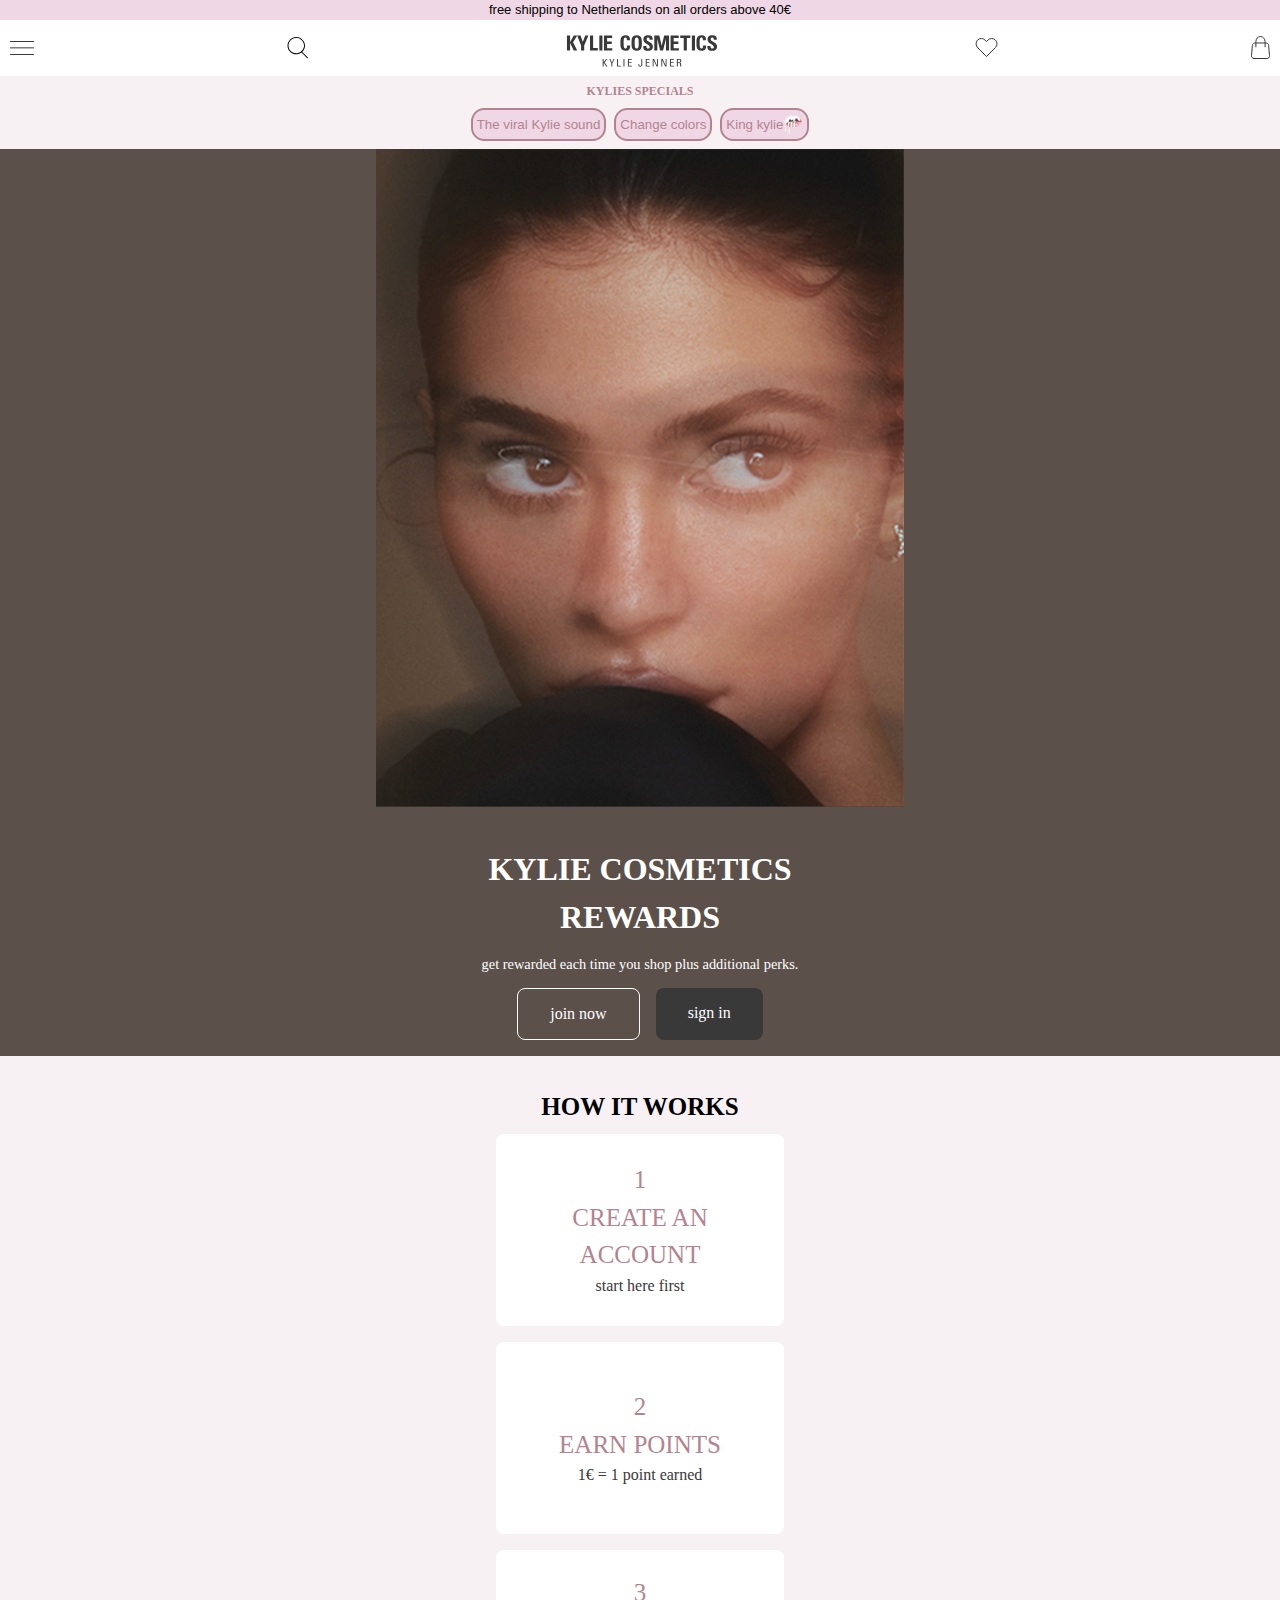
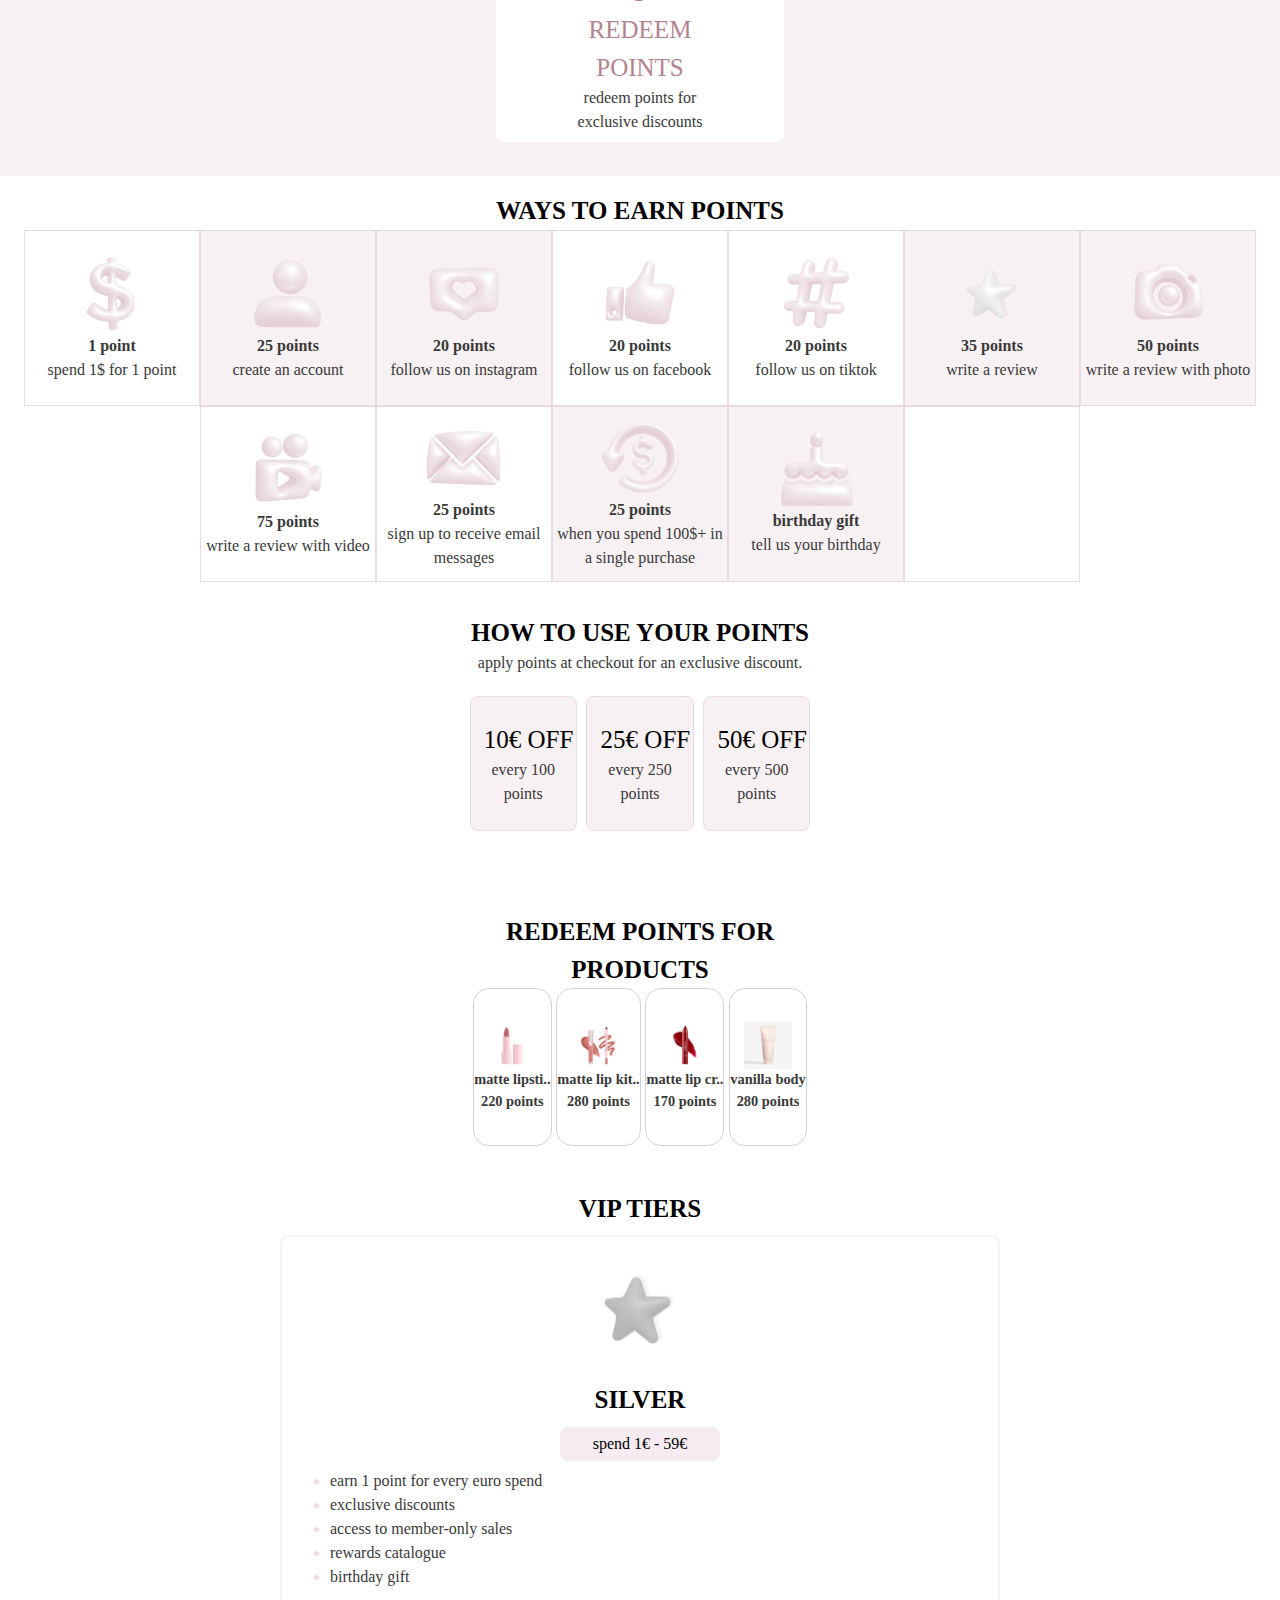
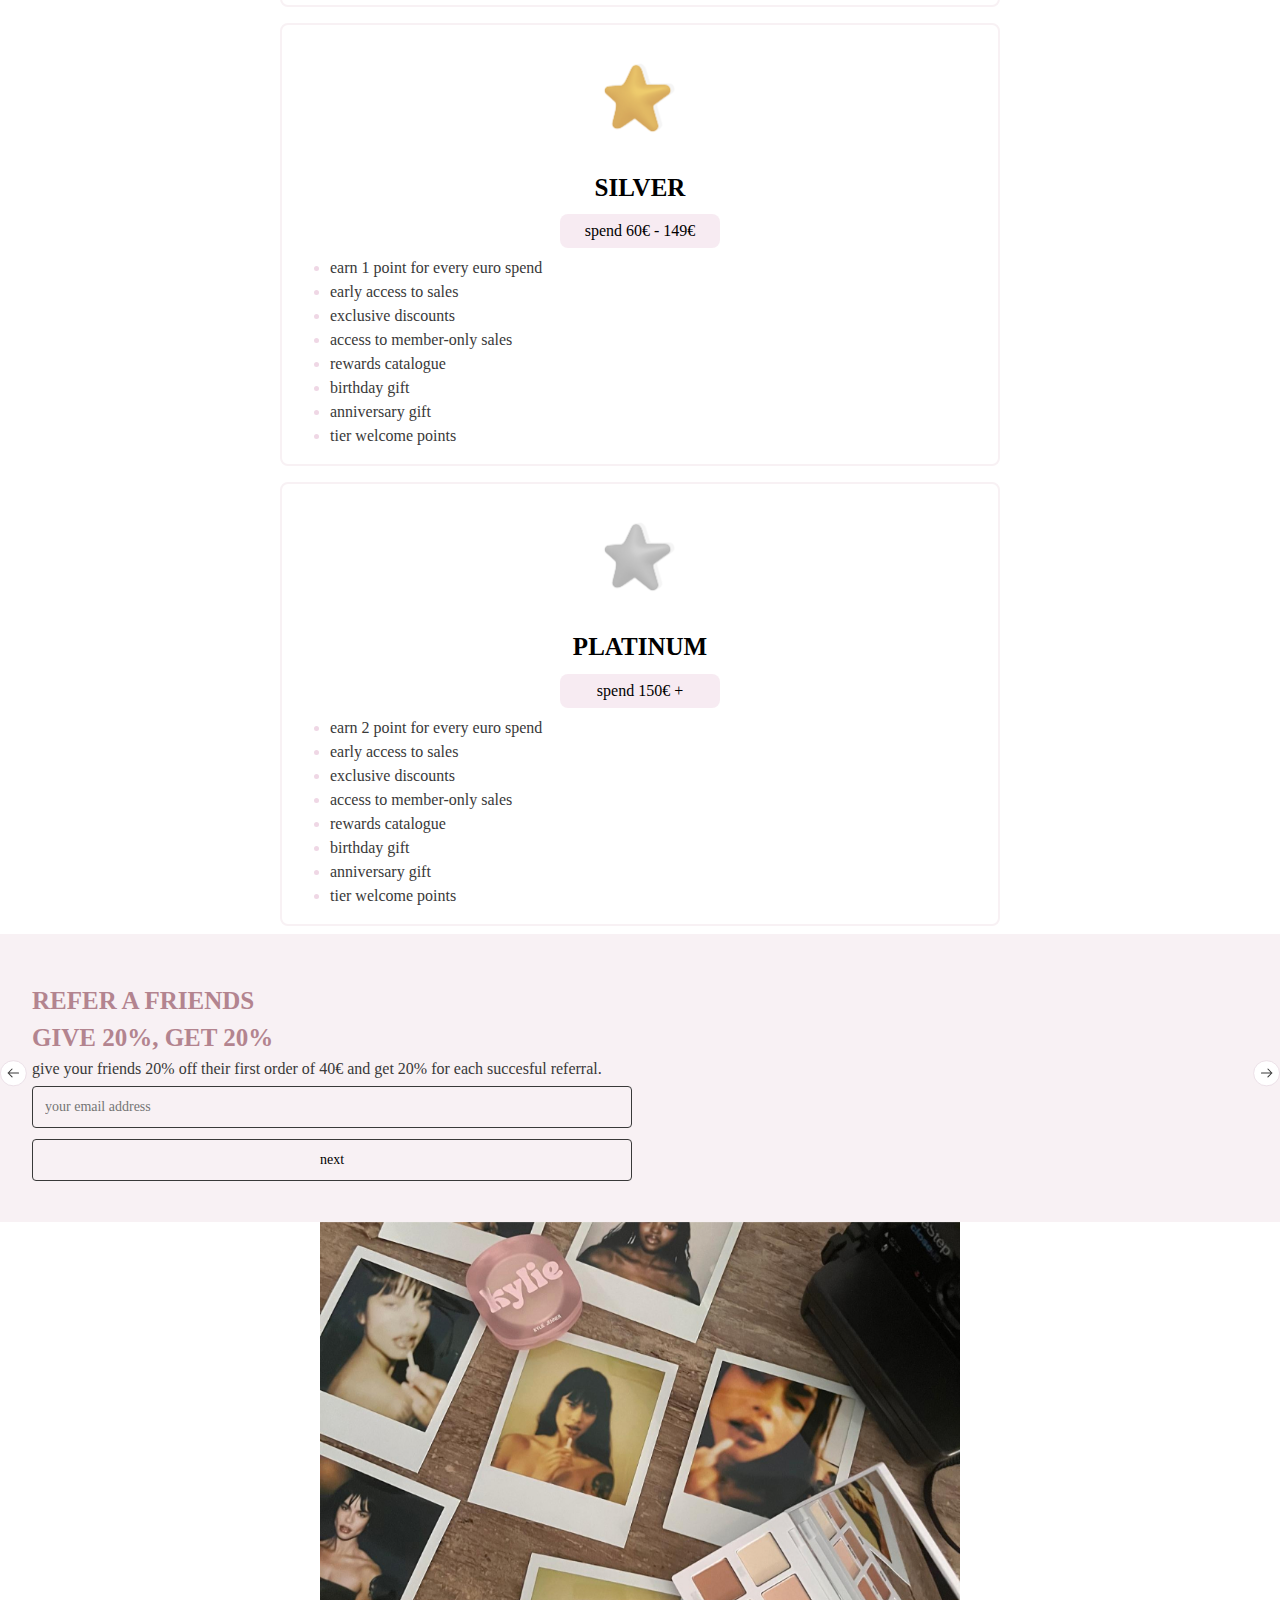
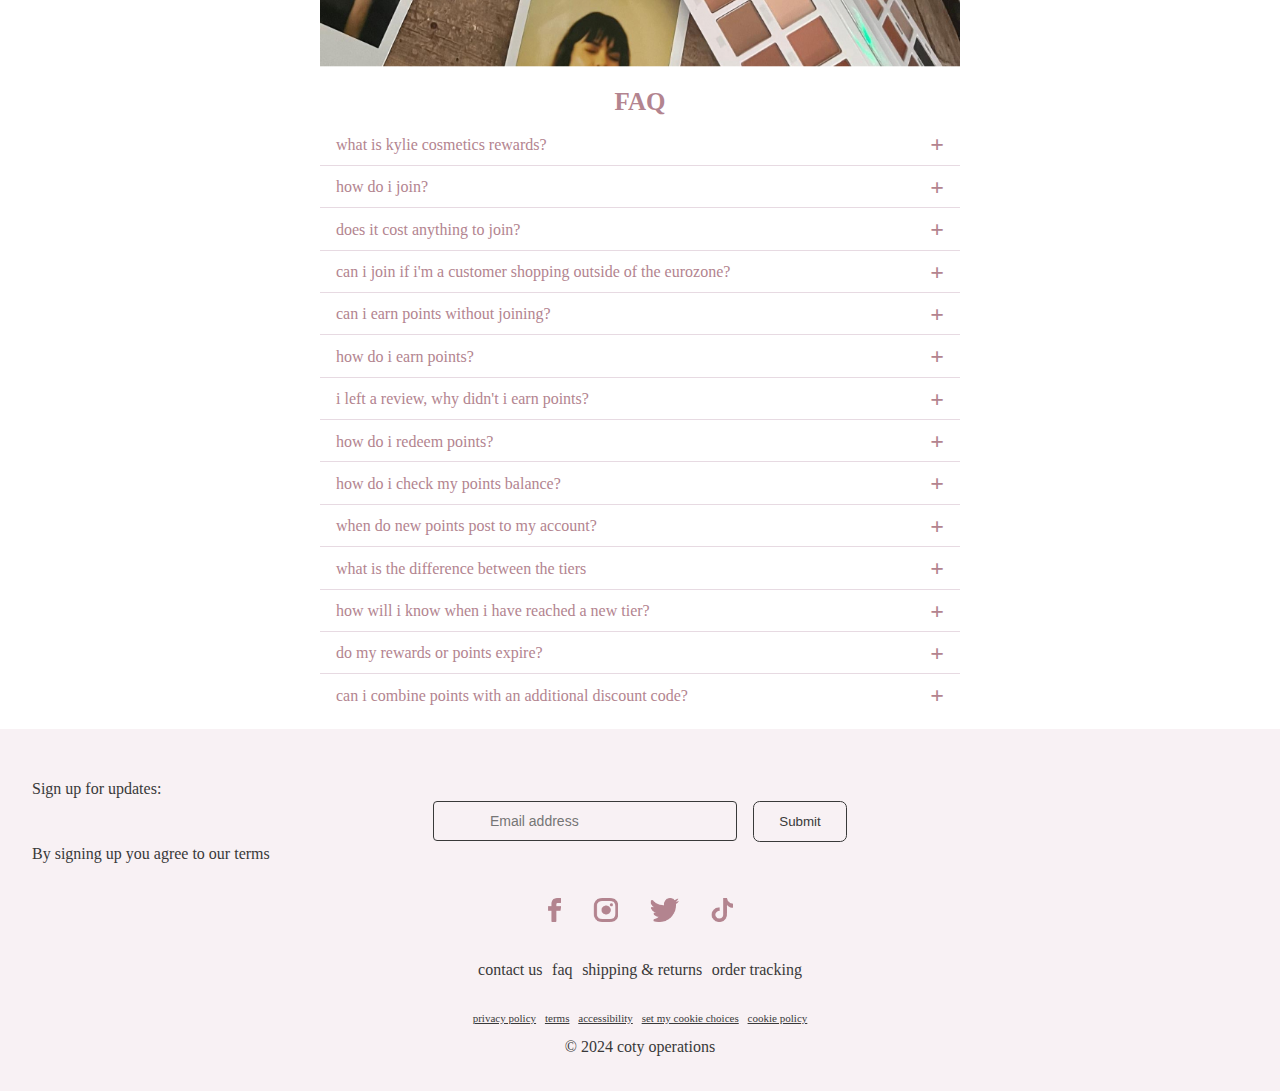
<file: reward.html>
<!DOCTYPE html>
<html lang="en">

<head>
    <meta charset="UTF-8">
    <meta name="author" content="Kim van Zuilen">
    <meta name="viewport" content="width=device-width, initial-scale=1">

    <title>Reward Kylie Cosmetics</title>

    <link href="styles/style.css" rel="stylesheet">
    <!-- favicon-->
    <link rel="shortcut icon"
        href="//kyliejennercosmetics.eu/cdn/shop/files/Favicon_V2_200px_256x256_crop_center_572ef5d0-5dd0-464c-ad06-012d601f7cf7.webp?crop=center&height=32&v=1677055738&width=32"
        type="image/png">
</head>

<body>
    <!-- Header-->
    <header>
        <!-- melding boven aan website-->
        <span>
            free shipping to Netherlands on all orders above 40€
        </span>

        <!-- nav-->
        <nav>
            <ol>
                <li class="hamburger-menu"><img src="images/menu-icons/hamburger.svg" alt="hamburger menu"></li>
                <!-- Hamburger menu -->
                <li><img src="images/menu-icons/search.svg" alt="zoek icon"></li> <!--zoek icon-->
                <li>
                    <!-- kylie logo svg-->
                    <a href="#" title="Kylie Cosmetics home page">
                        <svg xmlns="http://www.w3.org/2000/svg" fill="none" viewBox="0 0 194 51">
                            <path fill="currentColor"
                                d="M50.427 35.174v4.015l3.23-4.015h1.316l-3.336 4.13 3.524 5.02h-1.496l-3.247-4.775v4.775H49.25v-9.15h1.178ZM58.718 35.174l1.8 4.424 1.84-4.424h1.193l-2.51 5.479v3.671h-1.153V40.62l-2.47-5.454h1.308l-.008.008ZM67.893 35.174v8.136h3.344v1.014h-4.513v-9.15h1.169ZM75.71 35.174v9.15h-1.177v-9.15h1.178ZM84.657 35.174v1.014h-3.55v2.944h3.296v1.006h-3.295v3.18h3.639v1.014h-4.808v-9.15h4.718v-.008ZM97.332 35.174v6.812c0 1.61-.81 2.518-2.47 2.518-1.512 0-2.346-.826-2.346-2.6 0-.188 0-.303.008-.442h1.218c-.008.09-.008.213-.008.352 0 .769.074 1.7 1.145 1.7.875 0 1.292-.645 1.292-1.733v-6.607h1.17-.009ZM106.253 35.174v1.014h-3.548v2.944H106v1.006h-3.295v3.18h3.638v1.014h-4.808v-9.15h4.718v-.008ZM111.609 35.174l3.598 7.834v-7.834h1.039v9.15h-1.586l-3.639-7.932v7.932h-1.055v-9.15h1.643ZM122.101 35.174l3.598 7.834v-7.834h1.038v9.15h-1.586l-3.639-7.932v7.932h-1.055v-9.15h1.644ZM135.61 35.174v1.014h-3.549v2.944h3.295v1.006h-3.295v3.18h3.639v1.014h-4.808v-9.15h4.718v-.008ZM142.479 35.174c1.194 0 2.142.785 2.142 2.273 0 1.129-.605 1.914-1.676 2.118.989.164 1.472.622 1.496 2.355.017.85.115 1.62.303 2.404h-1.219a3.2 3.2 0 0 1-.212-1.038c-.025-.597-.09-1.48-.098-1.71-.09-1.332-.687-1.455-1.791-1.455h-.99v4.211h-1.177v-9.15h3.222v-.008Zm-2.045 1.014v2.944h1.423c1.088 0 1.57-.556 1.57-1.538 0-.981-.482-1.406-1.316-1.406h-1.677ZM14.275 6.807h4.17l-5.078 8.144 5.078 10.01h-4.277l-4.35-9.307h-.05v9.306H5.976V6.807h3.794v7.768h.049l4.457-7.768Zm8.823 18.153h3.794v-6.288L31.97 6.807h-3.876l-2.895 7.67-2.706-7.67h-4.146l4.75 11.865v6.288Zm20.304 0v-3.017H37.72V6.807h-3.794V24.96h9.477Zm1.832 0h3.794V6.807h-3.794V24.96Zm15.733 0v-2.788h-6.313v-5.307h5.634v-2.789h-5.634v-4.48h6.109v-2.79h-9.911V24.96H60.967Zm54.616 0V10.952h.049l3.32 14h3.623l3.492-14h.049v14h3.696V6.807h-5.904l-3.018 12.34h-.049l-2.837-12.34h-6.109V24.96h3.697-.009Zm26.168 0v-2.788h-6.313v-5.307h5.634v-2.789h-5.634v-4.48h6.108v-2.79h-9.902V24.96h10.107Zm1.643-18.153v3.017h4.228V24.96h3.794V9.824h4.228V6.807h-12.25Zm17.868 18.153V6.807h-3.794V24.96h3.794Zm-84.112.295c3.54 0 5.479-1.562 5.479-6.411h-3.745c-.05 1.43.024 3.696-1.734 3.696-2.134 0-2.412-2.012-2.412-6.665 0-4.653.278-6.664 2.412-6.664 1.128 0 1.562.907 1.562 3.32h3.72c.148-3.893-1.406-6.035-5.282-6.035-6.264 0-6.264 4.571-6.264 9.38 0 4.807 0 9.379 6.264 9.379Zm13.435 0c6.256 0 6.256-4.629 6.256-9.38 0-4.75 0-9.38-6.256-9.38-6.255 0-6.263 4.572-6.263 9.38 0 4.808 0 9.38 6.263 9.38Zm0-2.715c-2.134 0-2.412-2.012-2.412-6.665 0-4.653.278-6.664 2.412-6.664 2.135 0 2.413 2.011 2.413 6.664s-.278 6.665-2.413 6.665Zm19.65-2.535c0-5.708-7.645-5.405-7.645-8.848 0-1.26.727-1.938 1.962-1.938 1.529 0 1.758 1.382 1.758 2.74h3.696c.254-3.795-1.586-5.455-5.282-5.455-4.628 0-5.986 2.265-5.986 5.103 0 5.405 7.646 5.61 7.646 8.872 0 1.235-.63 2.06-1.914 2.06-2.085 0-2.158-1.455-2.158-3.197h-3.795c-.204 3.14.679 5.913 5.381 5.913 2.887 0 6.337-.556 6.337-5.25Zm59.122 5.25c3.541 0 5.479-1.562 5.479-6.411h-3.745c-.049 1.43.025 3.696-1.734 3.696-2.134 0-2.412-2.012-2.412-6.665 0-4.653.278-6.664 2.412-6.664 1.129 0 1.562.907 1.562 3.32h3.721c.147-3.893-1.407-6.035-5.283-6.035-6.263 0-6.263 4.571-6.263 9.38 0 4.807 0 9.379 6.263 9.379Zm18.669-5.25c0-5.708-7.646-5.405-7.646-8.848 0-1.26.728-1.938 1.963-1.938 1.529 0 1.758 1.382 1.758 2.74h3.696c.254-3.795-1.586-5.455-5.282-5.455-4.629 0-5.986 2.265-5.986 5.103 0 5.405 7.646 5.61 7.646 8.872 0 1.235-.63 2.06-1.914 2.06-2.085 0-2.159-1.455-2.159-3.197h-3.794c-.204 3.14.679 5.913 5.381 5.913 2.886 0 6.337-.556 6.337-5.25Z">
                            </path>
                        </svg>
                    </a>
                </li>

                <li><img src="images/menu-icons/heart.svg" alt="heart icon"></li> <!--heart icon-->
                <li><img src="images/menu-icons/bag.svg" alt="shop icon"></li> <!--shop icon-->
            </ol>
        </nav>


        <!-- Verborgen Hamburger Menu -->
        <div class="hidden-menu">
            <ul>
                <li>
                    <button class="close-menu">
                        <img src="images/menu-icons/cross.svg" alt="Close button">
                    </button>
                </li>
            </ul>
            <ul>
                <li><a href="index.html">Home</a></li>
                <li><a href="reward.html">Reward</a></li>
            </ul>
            <ul>
                <li>
                    <details>
                        <summary>
                            <img src="images/extra-features/old-kylie-logo.png" alt="Kylie lips"> New
                        </summary>
                    </details>
                </li>
                <li>
                    <details>
                        <summary>
                            <img src="images/extra-features/old-kylie-logo.png" alt="Kylie lips"> Best Sellers
                        </summary>
                    </details>
                </li>
                <li>
                    <details>
                        <summary>
                            <img src="images/extra-features/old-kylie-logo.png" alt="Kylie lips"> Lips
                        </summary>
                    </details>
                </li>
                <li>
                    <details>
                        <summary>
                            <img src="images/extra-features/old-kylie-logo.png" alt="Kylie lips"> Face
                        </summary>
                    </details>
                </li>
                <li>
                    <details>
                        <summary>
                            <img src="images/extra-features/old-kylie-logo.png" alt="Kylie lips"> Eyes
                        </summary>
                    </details>
                </li>
                <li>
                    <details>
                        <summary>
                            <img src="images/extra-features/old-kylie-logo.png" alt="Kylie lips"> Eyebrows
                        </summary>
                    </details>
                </li>
                <li>
                    <details>
                        <summary>
                            <img src="images/extra-features/old-kylie-logo.png" alt="Kylie lips"> Featured
                        </summary>
                    </details>
                </li>
            </ul>
        </div>


    </header>


    <!-- Main -->
    <main>
        <!-- button options surface plane options-->
        <section>
            <h3>kylies specials</h3>
            <ul>
                <!-- The song van Kylie : rise and shineee-->
                <li><button class="soundButton">The viral Kylie sound</button>
                </li>
                <!-- my version of dark mode -->
                <li> <button class="pinkModeButton">Change colors</button>
                </li>
                <!-- achtergrond verandering oude logo -->
                <li> <button class="kylieBackgroundButton">King kylie <img
                            src="images/extra-features/old-kylie-logo.png" alt="kylie's old logo "></button></li>
            </ul>
        </section>

        <!-- Styling zelfde Holiday gift guide list / index-->
        <!-- uitleg rewards-->
        <section>
            <img src="images/reward/kylie-reward-new2.png" alt="kylie reward in brown">
            <h1>Kylie cosmetics rewards</h1>
            <p>get rewarded each time you shop plus additional perks.</p>
            <div>
                <a href="#">join now</a>
                <a href="#">sign in</a>
            </div>
        </section>


        <!-- SECTION HOW IT WORKS-->
        <!-- uitzoeken list of div-->
        <section>
            <h2>how it works</h2>

            <!-- Option 1-->
            <div>
                <p>1</p>
                <p>create an account</p>
                <p>start here first</p>
            </div>

            <!-- Option 2-->
            <div>
                <p>2</p>
                <p>earn points</p>
                <p>1€ = 1 point earned</p>
            </div>

            <!-- Option 3-->
            <div>
                <p>3</p>
                <p>redeem points</p>
                <p>redeem points for exclusive discounts</p>
            </div>
        </section>


        <!-- SECTION HOW TO EARN POINTS-->
        <section class="earn-points">
            <h2>ways to earn points</h2>

            <!-- point-->
            <ul>
                <li>
                    <!-- 1 point-->
                    <img src="images/reward/earnpoints/dollarsign.png" alt="dollar sign">
                    <p>1 point</p>
                    <p>spend 1$ for 1 point</p>
                </li>
                <li>
                    <!-- 25 points-->
                    <img src="images/reward/earnpoints/personicon.png" alt="person sign">
                    <p>25 points</p>
                    <p>create an account</p>
                </li>
                <li>
                    <!-- 20 points -->
                    <img src="images/reward/earnpoints/messageicon.png" alt="message sign">
                    <p>20 points</p>
                    <p>follow us on instagram</p>
                </li>
                <li>
                    <!-- 20 points -->
                    <img src="images/reward/earnpoints/dumbicon.png" alt="dumb sign">
                    <p>20 points</p>
                    <p>follow us on facebook</p>
                </li>
                <li>

                    <!-- 20 points -->
                    <img src="images/reward/earnpoints/hastagicon.png" alt="hastag sign">
                    <p>20 points</p>
                    <p>follow us on tiktok</p>
                </li>
                <li>
                    <!-- 35 points -->
                    <img src="images/reward/earnpoints/staricon.png" alt="star sign">
                    <p>35 points</p>
                    <p>write a review</p>
                </li>
                <li>
                    <!-- 50 points -->
                    <img src="images/reward/earnpoints/cameraicon.png" alt="camera sign">
                    <p>50 points</p>
                    <p>write a review with photo</p>
                </li>
                <li>
                    <!-- 75 points -->
                    <img src="images/reward/earnpoints/videoicon.png" alt="video sign">
                    <p>75 points</p>
                    <p>write a review with video</p>
                </li>
                <li>
                    <!-- 25 points -->
                    <img src="images/reward/earnpoints/lettericon.png" alt="letter sign">
                    <p>25 points</p>
                    <p>sign up to receive email messages</p>
                </li>
                <li>
                    <!-- 25 points -->
                    <img src="images/reward/earnpoints/returnicon.png" alt="return sign">
                    <p>25 points</p>
                    <p>when you spend 100$+ in a single purchase</p>
                </li>
                <li>
                    <!-- birthday gift -->
                    <img src="images/reward/earnpoints/birthdaycakeicon.png" alt="birthday sign">
                    <p>birthday gift</p>
                    <p>tell us your birthday</p>
                </li>
                <li>

                </li>
            </ul>

        </section>


        <!-- HOW TO USE YOUR POINTS -->
        <section class="usePoints">
            <h2>How to use your points</h2>
            <p>apply points at checkout for an exclusive discount.</p>

            <ul>
                <li>
                    <p>10€ off</p>
                    <p>every 100 points</p>
                </li>
                <li>
                    <p>25€ off</p>
                    <p>every 250 points</p>
                </li>
                <li>
                    <p>50€ off</p>
                    <p>every 500 points</p>
                </li>
            </ul>
        </section>


        <!-- REDEEM POINTS FOR PRODUCTS-->
        <section class="redeempoints">
            <h2>Redeem points for products</h2>

            <ul>
                <li>
                    <img src="images/reward/redeemcode/mattelipstick-kokok.webp" alt="matt lip stick color koko">
                    <p>matte lipsti..</p>
                    <p>220 points</p>
                </li>
                <li>
                    <img src="images/reward/redeemcode/mattelipkit-angel.webp" alt="matt lipkit color angel">
                    <p>matte lip kit..</p>
                    <p>280 points</p>
                </li>
                <li>
                    <img src="images/reward/redeemcode/mattelipcrayon-subtleflex.webp" alt="matt lip crayon">
                    <p>matte lip cr..</p>
                    <p>170 points</p>
                </li>
                <li>
                    <img src="images/reward/redeemcode/vanillabodylotion.webp" alt="body lotion vanilla">
                    <p>vanilla body</p>
                    <p>280 points</p>
                </li>
            </ul>
            <div class="arrow">
                <button><img src="images/menu-icons/cross-left.svg" alt="icon left arrow"></button>
                <button><img src="images/menu-icons/cross-right.svg" alt="icon right arrow"></button>
            </div>
        </section>


        <!-- VIP TIERS-->
        <section class="vip-tiers">
            <h2>Vip tiers</h2>

            <!-- silver star-->
            <section>
                <img src="images/reward/viptiers/silverstar.png" alt="silver star">
                <h3>Silver</h3>
                <span>spend 1€ - 59€</span>
                <ul>
                    <li>
                        <p>earn 1 point for every euro spend</p>
                    </li>
                    <li>
                        <p>exclusive discounts</p>
                    </li>
                    <li>
                        <p>access to member-only sales</p>
                    </li>
                    <li>
                        <p>rewards catalogue</p>
                    </li>
                    <li>
                        <p>birthday gift</p>
                    </li>
                </ul>
            </section>

            <!-- gold star-->
            <section>
                <img src="images/reward/viptiers/goldstar.png" alt="gold star">
                <h3>Silver</h3>
                <span>spend 60€ - 149€</span>
                <ul>
                    <li>
                        <p>earn 1 point for every euro spend</p>
                    </li>
                    <li>
                        <p>early access to sales</p>
                    </li>
                    <li>
                        <p>exclusive discounts</p>
                    </li>
                    <li>
                        <p>access to member-only sales</p>
                    </li>
                    <li>
                        <p>rewards catalogue</p>
                    </li>
                    <li>
                        <p>birthday gift</p>
                    </li>
                    <li>
                        <p>anniversary gift</p>
                    </li>
                    <li>
                        <p>tier welcome points</p>
                    </li>
                </ul>
            </section>

            <!-- platinum star-->
            <section>
                <img src="images/reward/viptiers/silverstar.png" alt="platinum star">
                <h3>platinum</h3>
                <span>spend 150€ +</span>
                <ul>
                    <li>
                        <p>earn 2 point for every euro spend</p>
                    </li>
                    <li>
                        <p>early access to sales</p>
                    </li>
                    <li>
                        <p>exclusive discounts</p>
                    </li>
                    <li>
                        <p>access to member-only sales</p>
                    </li>
                    <li>
                        <p>rewards catalogue</p>
                    </li>
                    <li>
                        <p>birthday gift</p>
                    </li>
                    <li>
                        <p>anniversary gift</p>
                    </li>
                    <li>
                        <p>tier welcome points</p>
                    </li>
                </ul>
            </section>
        </section>

        <!-- REFER A FRIEND-->
        <section>
            <h2>refer a friends</h2>
            <h3>give 20%, get 20%</h3>
            <p>give your friends 20% off their first order of 40€ and get 20% for each succesful referral.</p>


            <!-- inputs velden-->
            <input type="text" placeholder="your email address">
            <button>next</button>
        </section>

        <!-- FAQ-->
        <section>
            <img src="images/reward/faq.jpeg" alt="faq picture">
            <h2>FAQ</h2>

            <details>
                <summary>what is kylie cosmetics rewards?
                </summary>
                <div>
                    <p>Kylie Cosmetics Rewards is the name of Kylie Cosmetics's loyalty program. We created Kylie
                        Cosmetics
                        Rewards to reward you for shopping with us. Membership is complimentary and when you join,
                        you'll be
                        eligible to earn points and receive perks. Earn points each time you shop on
                        kyliejennercosmetics.eu, follow us on social media, write product reviews, and more. Redeem your
                        points for exclusive rewards on kyliejennercosmetics.eu.</p>
                </div>
            </details>

            <details>
                <summary>how do i join?</summary>
                <div>
                    <p>click the join now button at the top of the page to get started. You will then be prompted to
                        log-in
                        to your Kylie Cosmetics account or create an account.</p>
                </div>
            </details>

            <details>
                <summary>does it cost anything to join?</summary>
                <div>
                    <p>membership is 100% free, and there is no additional cost for earning or redeeming rewards. You
                        may
                        earn points by purchasing Kylie Cosmetics products on our site or through the other actions
                        listed.
                    </p>
                </div>
            </details>

            <details>
                <summary>can i join if i'm a customer shopping outside of the eurozone?</summary>
                <div>
                    <p>at this time, Kylie Cosmetics Rewards is restricted to eurozone* customers only but please stay
                        connected for future expansion.</p>
                    <p><em>*the eurozone area includes: Austria, Belgium, Croatia, Cyprus, Estonia, Finland, France,
                            Germany, Greece, Ireland, Italy, Latvia, Lithuania, Luxembourg, Malta, the Netherlands,
                            Portugal, Slovakia, Slovenia, and Spain.</em></p>
                </div>
            </details>

            <details>
                <summary>can i earn points without joining?</summary>
                <div>
                    <p>no you must create an account to join but joining is free and easy.
                    </p>
                </div>
            </details>

            <details>
                <summary>how do i earn points?</summary>
                <div>
                    <p>you earn 1 point for every 1€ you spend on qualified purchases, minus discounts, returns, taxes,
                        and
                        fees. you can also earn points by completing tasks described on the Kylie Cosmetics Rewards
                        page.
                        There is no limit to how many points you can earn - just make sure you’re logged in to your
                        account
                        at checkout.
                    </p>
                </div>
            </details>

            <details>
                <summary>i left a review, why didn't i earn points?</summary>
                <div>
                    <p>only verified reviews are eligible to earn points. This means that you must leave your review
                        using
                        the verified link that was sent to you via email after purchasing the item(s) through
                        Kyliejennercosmetics.eu to receive points.</p>
                </div>
            </details>

            <details>
                <summary>how do i redeem points?</summary>
                <div>
                    <p>to redeem points for a discount on your order, you can redeem at checkout or on the My Account
                        page.
                    </p>
                </div>
            </details>

            <details>
                <summary>how do i check my points balance?</summary>
                <div>
                    <p>once logged in, you can check your points balance on both the rewards page and my account page.
                    </p>
                </div>
            </details>

            <details>
                <summary>when do new points post to my account?</summary>
                <div>
                    <p>as soon as you complete a points-eligible action or purchase, the points will automatically
                        appear in
                        your account.
                    </p>
                </div>
            </details>

            <details>
                <summary>what is the difference between the tiers</summary>
                <div>
                    <p>your membership tier is based on how many points you have earned in a rolling twelve-month
                        period.
                        You will start as Silver status and move up from there as you accumulate more points. once you
                        enter
                        a new tier, you will have one year from that date to earn enough points to retain your status.
                        if
                        you do not, you will move to the tier that you are eligible for. each tier comes with its own
                        benefits which are described above.</p>
                </div>
            </details>


            <details>
                <summary>how will i know when i have reached a new tier?</summary>
                <div>
                    <p>when your total points cross a tier threshold you will receive an email welcoming you into the
                        new
                        tier.</p>
                </div>
            </details>


            <details>
                <summary>do my rewards or points expire?</summary>
                <div>
                    <p>points expire if you have not earned or redeemed any points within the last 12 months. for
                        rewards
                        expiration, please check the disclaimer.</p>
                </div>
            </details>

            <details>
                <summary>can i combine points with an additional discount code?</summary>
                <div>
                    <p>unfortunately points redeemed for discounts cannot be combined with any other discount or offer.
                    </p>
                </div>
            </details>
        </section>

    </main>

    <!-- footer-->
    <footer>
        <!-- Email  -->
        <p>Sign up for updates:</p>
        <ol>
            <li>
                <input class="emailInput" type="email" placeholder="Email address" required>
            </li>
            <li>
                <button class="submitButton">Submit</button>
            </li>
        </ol>
        <p>By signing up you agree to our <a href="#">terms</a></p>

        <!-- Dialog -->
        <dialog class="emailDialog">
            <p class="dialogMessage"></p>
            <button class="closeDialog">Close</button>
        </dialog>

        <!-- socials -->
        <ol>
            <li><a href="#"><img src="images/socialmedia/facebookicon.png" alt="link icon facebook"></a></li>
            <li><a href="#"><img src="images/socialmedia/instagramicon.png" alt="link icon Instagram"></a></li>
            <li><a href="#"><img src="images/socialmedia/twittericon.png" alt="link icon Twitter"></a></li>
            <li><a href="#"><img src="images/socialmedia/tiktokicon.png" alt="link icon Tiktok"></a></li>
        </ol>

        <!-- footers options -->
        <ol>
            <li>
                <p>contact us</p>
            </li>
            <li>
                <p>faq</p>
            </li>
            <li>
                <p>shipping & returns</p>
            </li>
            <li>
                <p>order tracking</p>
            </li>
        </ol>

        <!-- footers links -->
        <ol>
            <li><a href="#">privacy policy</a></li>
            <li><a href="#">terms</a></li>
            <li><a href="#">accessibility</a></li>
            <li><a href="#">set my cookie choices</a></li>
            <li><a href="#">cookie policy</a></li>
        </ol>

        <p>© 2024 coty operations</p>

    </footer>


    <script defer src="scripts/script.js"></script>
</body>

</html>
</file>
<file: styles/style.css>
/**************/
/* CSS REMEDY */
/**************/

*,
*::before,
*::after {
	margin: 0;
	padding: 0;
	box-sizing: border-box;
}

/*********************/
/* CUSTOM PROPERTIES */
/*********************/

/* Colors */
:root {
	--color-white: rgb(255, 255, 255);
	--color-gray-dark: #393939;
	--color-pink-100: #f8f1f4;
	--color-pink-200: #e7dae2;
	--color-pink-300: #efd7e5;
	--color-pink-500: #b3848f;
}

/* Fonts styling */
:root {
	--font-family1: "TTChocolatesTrl-Regular";
	--font-family2: "UniversLTStd-Bold";
	--font-family3: "Arial";
	--font-family4: "TTChocolatesTrl-Bold";
	--font-size-small: 12px;
	--font-size-medium: 16px;
	--font-size-large: 25px;
	--line-height: 1.5;
	--letter-spacing: 0.05em;
	--spacing-small: 0.5em;
	--spacing-medium: 1em;
}

/***********************/
/*    General styling  */
/***********************/

body {
	font-family: var(--font-family1);
}

main {
	background-color: var(--color-pink-100);
}

section ol,
article ol,
article ul,
section ul {
	list-style: none;
	padding: 0;
	text-align: center;
}

p {
	font-size: var(--font-size-medium);
	line-height: var(--line-height);
	color: var(--color-gray-dark);
}

h1,
h2,
h3 {
	font-size: var(--font-size-large);
	font-family: var(--font-family2);
	line-height: var(--line-height);
	color: var(--color-pink-500);
	text-align: center;
	text-transform: uppercase;
}

button {
	border-radius: var(--spacing-small);
	text-decoration: none;
}

a {
	text-decoration: none;
}


/*   header & navigatie*/
header {
	display: flex;
	flex-direction: column;
	width: 100%;
}

header nav {
	display: flex;
	justify-content: center;
	align-items: center;
	width: 100%;
}

header nav ol {
	display: flex;
	justify-content: space-between;
	align-items: center;
	list-style: none;
	width: 100%;
}

header nav ol li {
	display: flex;
	align-items: center;
	margin: 0 10px;
}

header nav ol li svg {
	width: 10em;
	height: auto;
	color: var(--color-gray-dark);
	text-align: center;
	margin-top: 10px;
}

header span {
	background-color: var(--color-pink-300);
	line-height: var(--line-height);
	font-family: var(--font-family3);
	text-align: center;
	font-size: 13px;
	width: 100%;
}


/****************************/
/*  surface plane options   */
/****************************/

/* section */
section:nth-of-type(1):has(button) {
	display: flex;
	flex-direction: column;
	justify-content: center;
	padding-top: 0.4em;
	margin-bottom: var(--spacing-small);
	gap: var(--spacing-small);
}

section:nth-of-type(1):has(button) h3 {
	font-size: var(--font-size-small);
}

section:nth-of-type(1):has(button) ul {
	display: flex;
	flex-direction: row;
	justify-content: center;
	gap: var(--spacing-small);
}

section:nth-of-type(1):has(button) button {
	background-color: var(--color-pink-300);
	color: var(--color-pink-500);
	padding: 0.3em;
	border: 0.15em solid var(--color-pink-500);
	border-radius: var(--spacing-medium);
	display: flex;
	align-items: center;
	height: 2.5em;
}

section:nth-of-type(1):has(button) img {
	width: 1.5em;
}



/***************************************/
/*         article styling products   */
/***************************************/
.products-row {
	display: flex;
	flex-direction: row;
	padding-bottom: var(--spacing-medium);
	background-color: var(--color-pink-100);
}

/* class nth 2  button */
.products-row:nth-of-type(2) article button {
	color: var(--color-gray-dark);
	background-color: var(--color-white);
	border: 0.1em solid var(--color-gray-dark);
}

/* article */
article {
	border-radius: 0.2em;
	width: 20em;
	border: 0.1em solid rgba(179, 132, 143, 0.5);
	background-color: var(--color-white);
	display: grid;
	margin: 1em .2em 0 1em;
	grid-template-rows: 30em max-content max-content;
	grid-template-columns: 1fr;
	position: relative;
}

/* img */
article img {
	width: 19.8em;
	margin-bottom: var(--spacing-medium);
}

/* h3 */
article:has(h3) h3 {
	display: grid;
	justify-content: start;
	text-transform: none;
	font-weight: bolder;
	font-family: var(--font-family1);
	font-size: var(--font-size-medium);
	line-height: var(--line-height);
	color: var(--color-gray-dark);
}

/* stars review */
article li:nth-of-type(2),
article li:nth-of-type(3),
article li:nth-of-type(5) {
	margin: 0 0.5em;
	display: flex;
	justify-content: start;
}

/* price */
article li:nth-of-type(4) {
	display: flex;
	justify-content: end;
	margin-top: -1.35em;
	margin-right: var(--spacing-small);
}

article:has(.color-circle) li:nth-of-type(5) {
	display: flex;
	justify-content: end;
	margin-top: -1.35em;
	margin-right: var(--spacing-small);
}

article:has(.color-circle) li:nth-of-type(4),
article:has(.color-circle) li:nth-of-type(6) {
	margin: 0 0.5em;
	display: flex;
	justify-content: start;
}

article span:nth-of-type(1) {
	position: absolute;
	top: var(--spacing-small);
	right: var(--spacing-small);
	background-color: var(--color-pink-100);
	color: var(--color-gray-dark);
	font-size: var(--font-size-small);
	padding: 0.5em 1em;
	border-radius: var(--spacing-small);
	z-index: 2;
}

article span:nth-of-type(2) {
	position: absolute;
	bottom: 14em;
	left: 11.5%;
	transform: translateX(-50%);
	color: var(--color-gray-dark);
	font-size: var(--font-size-small);
	padding: 0.5em 1em;
	border-radius: var(--spacing-small);
	z-index: 2;
}

/* button */
article button {
	background-color: var(--color-gray-dark);
	color: var(--color-pink-100);
	border-style: none;
	margin-top: var(--spacing-small);
	padding: .8em 7em;
	place-content: center;
}

.stars-row {
	display: flex;
	flex-direction: row;
}

.stars-row p {
	font-size: .9em;
	padding-left: .3em;
}


/*   bullets  voor bij de articles   */
.bullet {
	width: var(--spacing-small);
	height: var(--spacing-small);
	border: 1px solid var(--color-gray-dark);
	border-radius: 50%;
	background-color: transparent;
	cursor: pointer;
}

.bullet.active {
	background-color: var(--color-gray-dark);
}

.bullet:hover {
	background-color: var(--color-pink-300);
}

.pagination-container {
	display: flex;
	gap: 0.2em;
	justify-content: center;
	align-items: center;
	padding-bottom: 1em;
}

.pagination-container .bullet:first-child {
	background-color: var(--color-gray-dark);
}



/****************/
/*  Home page   */
/****************/

/*******************************/
/*   Holiday gift guide list  */
/******************************/

section:nth-of-type(2):has(h1) {
	background: var(--color-pink-100);
	gap: 0.8em;

	display: flex;
	justify-content: center;
	align-items: center;
	flex-direction: column;
}

section:nth-of-type(2):has(h1) img {
	max-width: 33em;
	clip-path: polygon(0 0, 100% 0, 100% 76%, 0 76%);
}

section:nth-of-type(2):has(h1) h1 {
	width: 6em;
	margin-top: -6em;
}

section:nth-of-type(2):has(h1) p {
	text-align: center;
}

section:nth-of-type(2):has(h1) a:last-of-type {
	background-color: var(--color-white);
	border-radius: var(--spacing-small);
	padding: var(--spacing-medium);
	color: var(--color-gray-dark);
}


/******************************/
/*  Online exclusive */
/*  Holiday Advent Calendar */
/******************************/

section:nth-of-type(3):has(video) {
	background: var(--color-pink-100);
	display: flex;
	justify-content: center;
	align-items: center;
	flex-direction: column;
	padding-top: 1.5em;
}

section:nth-of-type(3):has(video) li {
	background-color: var(--color-pink-100);
	display: flex;
	justify-content: center;
}

section:nth-of-type(3):has(video) img {
	max-width: 26em;
}

section:nth-of-type(3):has(video) h2 {
	width: 10em;
}

section:nth-of-type(3):has(video) p {
	text-align: center;
	width: 25em;
	margin: .7em;
	font-size: 0.92em;
}

section:nth-of-type(3):has(video) li:nth-of-type(2) p {
	text-align: center;
	text-transform: uppercase;
	width: 25.5em;
	color: var(--color-pink-500);
	font-family: var(--font-family2);
}

section:nth-of-type(3):has(video) li:nth-of-type(5) a {
	background-color: var(--color-white);
	border-radius: var(--spacing-small);
	padding: var(--spacing-medium);
	color: var(--color-gray-dark);
}

/*   video */
section:nth-of-type(3):has(video) li:nth-of-type(2) video {
	border: none;
}



/******************************/
/*  Holiday collection */
/*  holiday day paragraph */
/******************************/
section:nth-of-type(4):has(ol) {
	background: var(--color-pink-100);
	height: 40em;
	display: flex;
	justify-content: center;
	align-items: center;
	flex-direction: column;
}

section:nth-of-type(4):has(ol) h2 {
	font-size: 1.4em;
}

section:nth-of-type(4):has(ol) img {
	border-radius: 1.5em;
	max-width: 22em;
	margin: 2em;
}

section:nth-of-type(4):has(ol) ol {
	background-color: var(--color-white);
	border-radius: 1.3em;
	width: 22em;
	padding: 1.5em;
}

section:nth-of-type(4):has(ol) p {
	text-align: center;
	padding-bottom: 2em;
	width: 21.5em;
	font-size: 0.92em;
}

section:nth-of-type(4):has(ol) a {
	border-radius: var(--spacing-small);
	border-color: transparent;
	border: 0.1em solid var(--color-gray-dark);
	padding: 0.6em 0.9em;
	color: var(--color-gray-dark);
}




/******************************/
/* Kylie gala look */
/******************************/

.kylie-gala {
	background-color: var(--color-white);
	gap: 0.8em;
	display: flex;
	justify-content: center;
	align-items: center;
	flex-direction: column;
	padding-bottom: 2em;
}

.kylie-gala img {
	max-width: 33em;
	height: auto;
}

.kylie-gala h2 {
	width: 15em;
	font-size: 1.5em;
}

.kylie-gala p {
	width: 15em;
}

/*   a, last type */
.kylie-gala a:last-of-type {
	border-radius: var(--spacing-small);
	border-color: transparent;
	border: 0.1em solid var(--color-gray-dark);
	padding: 0.6em 1.1em;
	color: var(--color-gray-dark);
}


/******************************/
/* Shop Holiday gift guide */
/******************************/
section:nth-of-type(6):has(a) {
	display: flex;
	flex-direction: column;
	justify-content: center;
	align-items: center;
	margin: 3em;
	position: relative;
}

.shop-now {
	border-radius: var(--spacing-small);
	border: 0.1em solid var(--color-gray-dark);
	padding: 0.6em 1.1em;
	color: var(--color-gray-dark);
	text-align: center;
	max-width: 12em;
	display: inline-block;
	text-decoration: none;
}

section:nth-of-type(6):has(a) ul {
	height: 17em;
	display: flex;
	flex-direction: row;
	justify-content: flex-start;
	gap: var(--spacing-small);
	margin-left: 6.5em;
}

section:nth-of-type(6):has(a) ul img {
	width: 100%;
	height: 15em;
	border-radius: 0.3em;
}

section:nth-of-type(6):has(a) ul p {
	color: var(--color-white);
	font-size: var(--font-size-large);
	font-family: var(--font-family2);
	line-height: var(--line-height);
	text-align: center;
	text-transform: uppercase;
	margin-top: -5.6em;
	width: 6em;
}

section:nth-of-type(6):has(a) a:nth-last-of-type(2) {
	border-radius: var(--spacing-small);
	border-color: transparent;
	border: 0.1em solid var(--color-gray-dark);
	padding: 0.6em 1.1em;
	color: var(--color-gray-dark);
	text-align: center;
	max-width: 12em;
}

.arrow {
	display: flex;
	justify-content: space-between;
	position: absolute;
	top: 55%;
	left: 0;
	right: 0;
	transform: translateY(-50%);
	width: 100%;
}

.arrow button {
	background-color: transparent;
	border: none;
	padding: 0;
	cursor: pointer;
}

.arrow button img {
	width: 2em;
	height: auto;
}


/******************************/
/* Visual try out */
/******************************/
section:nth-of-type(7):has(a) {
	background: var(--color-pink-100);
	display: flex;
	align-items: center;
	flex-direction: column;
	height: 35em;
	padding-top: 1.5em;

}

section:nth-of-type(7):has(a) h2 {
	color: var(--color-white);
	margin-top: -12.5em;
	font-size: 1.5em;
}

section:nth-of-type(7):has(a) img {
	max-width: 22em;
	height: 30em;
	border-radius: 2em;
	object-fit: cover;
	object-position: center;
}

section:nth-of-type(7):has(a) a:last-child {
	border-radius: var(--spacing-small);
	background-color: var(--color-white);
	padding: 0.8em 1.1em;
	color: var(--color-gray-dark);
	text-align: center;
}

/******************************/
/* Shop our IG */
/******************************/
section:nth-of-type(8):has(img) {
	background-color: var(--color-pink-100);
	padding-top: 5em;
	text-align: center;
	padding-bottom: var(--spacing-medium);
}

section:nth-of-type(8):has(img) h2 {
	margin-bottom: var(--spacing-small);
}

section:nth-of-type(8):has(img) .image-grid {
	display: flex;
	flex-wrap: wrap;
	justify-content: center;
	margin: var(--spacing-medium);
	gap: var(--spacing-small);
}

section:nth-of-type(8):has(img) .image-grid a {
	flex: 1 1 calc(50% - 0.5em);
	height: 100%;

}

section:nth-of-type(8):has(img) .image-grid img {
	border-radius: 2em;
	width: 100%;
	height: 82%;
}


/****************/
/*    Footer    */
/****************/
footer {
	background-color: var(--color-pink-100);
	color: var(--color-gray-dark);
	padding: 3em 2em 2em;
}

footer ol {
	list-style: none;
	display: flex;
	flex-direction: row;
}

footer ol:nth-of-type(1) {
	justify-content: center;
	gap: var(--spacing-medium);
}

footer ol:nth-of-type(1) li:first-child {
	width: 19em;
}

footer ol:nth-of-type(2) {
	justify-content: center;
	padding: 2em 1em;
	gap: 2em;
}



footer ol:nth-of-type(2) a img {
	height: 1.5em;
}

/*    animatie social icons    */
@keyframes twistAndturn {
	0% {
		rotate: 0deg;
	}

	40% {
		scale: 2;
	}

	100% {
		rotate: 180deg;
	}
}

footer ol:nth-of-type(2) a img:hover{
	animation-name: twistAndturn;
	animation-duration: 1s;
}

footer ol:nth-of-type(3) {
	display: flex;
	justify-content: center;
	padding-bottom: var(--spacing-medium);
	font-size: 1.2em;
	flex-wrap: nowrap;
	gap: var(--spacing-small);
}

footer ol:nth-of-type(3) li {
	white-space: nowrap;
	font-size: 1em;
}

footer ol:nth-of-type(3) li a {
	font-size: 0.9em;
}

footer ol:nth-of-type(4) {
	justify-content: center;
	padding: var(--spacing-medium);
	font-size: 0.69em;
	gap: 0.8em;
}


footer ol:nth-of-type(4) li a {
	color: var(--color-gray-dark);
	text-decoration: underline;
	display: inline-block;
	white-space: nowrap;
	text-align: center;
}

footer p a {
	color: var(--color-gray-dark);
}

footer p:first-child {
	display: flex;
	justify-content: flex-start;
}

footer p:last-of-type {
	display: flex;
	justify-content: center;
}

/*  input  */
footer input {
	width: 100%;
	max-width: 35em;
	padding: 0.8em 4em;
	border: 1px solid var(--color-gray-dark);
	background-color: transparent;
	border-radius: 4px;
	font-size: 14px;
}

footer button {
	background-color: transparent;
	color: var(--color-gray-dark);
	border: 1px solid var(--color-gray-dark);
	padding: 0.9em 1.9em;
}

/******************************/
/* dialog button email */
/******************************/
dialog {
	border: none;
	border-radius: 10px;
	padding: 20px;
	background-color: white;
	box-shadow: 0px 4px 10px rgba(0, 0, 0, 0.3);
	text-align: center;
	max-width: 300px;
	width: 90%;
	margin: auto;
}

dialog::backdrop {
	background-color: rgba(0, 0, 0, 0.5);
}

/* Binnen de dialog */
.dialogContent {
	display: flex;
	flex-direction: column;
	align-items: center;
}

.dialogMessage {
	font-size: 16px;
	margin-bottom: 15px;
	color: var(--color-gray-dark);
}

/* Close button styling */
dialog button {
	border: none;
	background-color: var(--color-pink-200);
	color: white;
	padding: 10px 20px;
	border-radius: 5px;
	cursor: pointer;
	font-size: 14px;
}



/******************************/
/* Reward page */
/******************************/

/* Uitleg rewards - section 1 met content */
section:nth-of-type(2):has(div) {
	background-color: #5c514a;
	height: auto;
}

/*  image  */
section:nth-of-type(2):has(div) img {
	width: 100%;
	clip-path: polygon(0 0, 100% 0, 100% 88%, 0 88%);
	background-color: var(--color-gray-dark);
}

section:nth-of-type(2):has(div) h1 {
	color: var(--color-white);
	width: 12em;
	padding-top: 4em;
	font-size: 2em;
}

section:nth-of-type(2):has(div) p {
	text-align: center;
	color: var(--color-white);
	font-size: 0.9em;
}

section:nth-of-type(2):has(h1) div {
	display: flex;
	flex-direction: row;
	gap: var(--spacing-medium);
	padding-bottom: var(--spacing-medium);
}

section:nth-of-type(2):has(div) a:first-of-type {
	background-color: transparent;
	border: 0.1em solid var(--color-white);
	border-radius: var(--spacing-small);
	padding: 1em 2em 1em 2em;
	text-decoration: none;
	color: var(--color-white);
}

section:nth-of-type(2):has(h1) a:last-of-type {
	background-color: var(--color-gray-dark);
	border-radius: var(--spacing-small);
	padding: 1em 2em 1em 2em;
	text-decoration: none;
	color: var(--color-white);
}

/******************************/
/* HOW IT WORKS */
/******************************/
section:nth-of-type(3):has(div) {
	height: 45em;
	background-color: var(--color-pink-100);
	display: flex;
	flex-direction: column;
	align-items: center;
	padding-top: 2em;
}

section:nth-of-type(3):has(div) h2 {
	color: black;
}

section:nth-of-type(3):has(div) div {
	background-color: var(--color-white);
	padding: 1.5em 3.5em;
	border-radius: 0.5em;
	margin: .5em 2em;
	text-align: center;
	place-content: center;
	width: 18em;
	height: 12em;
	flex-shrink: 0;
}

section:nth-of-type(3):has(div) p:nth-of-type(1),
section:nth-of-type(3):has(div) p:nth-of-type(2) {
	font-size: var(--font-size-large);
	font-family: var(--font-family2);
	line-height: var(--line-height);
	color: var(--color-pink-500);
	text-align: center;
	text-transform: uppercase;
}

/******************************/
/* HOW TO EARN POINTS */
/******************************/
/*  class  */
.earn-points {
	background-color: var(--color-white);
	display: flex;
	flex-direction: column;
	padding-top: var(--spacing-medium);
}

.earn-points ul {
	display: flex;
	justify-content: center;
	flex-wrap: wrap;
}

.earn-points img {
	width: 5em;
}

.earn-points h2 {
	color: black;
}

.earn-points li {
	width: 11em;
	height: 11em;
	display: flex;
	flex-direction: column;
	align-items: center;
	justify-content: center;

	border: 0.05em solid var(--color-pink-200);
	box-sizing: border-box;
}

.earn-points li:nth-of-type(2),
.earn-points li:nth-of-type(3),
.earn-points li:nth-of-type(6),
.earn-points li:nth-of-type(7),
.earn-points li:nth-of-type(10),
.earn-points li:nth-of-type(11) {
	background-color: var(--color-pink-100);
}

.earn-points li:nth-of-type(1),
.earn-points li:nth-of-type(4),
.earn-points li:nth-of-type(5),
.earn-points li:nth-of-type(8),
.earn-points li:nth-of-type(9),
.earn-points li:nth-of-type(12) {
	background-color: var(--color-white);
}

.earn-points li p:first-of-type {
	font-weight: bolder;
}

/******************************/
/* HOW TO USE POINTS */
/******************************/
.usePoints {
	background-color: var(--color-white);
	height: 18em;
	display: flex;
	align-items: center;
	flex-direction: column;
	padding-top: 2em;
}

.usePoints ul {
	display: flex;
	flex-direction: row;
	justify-content: center;
	padding-top: var(--spacing-medium);
}

.usePoints h2 {
	color: black;
}

.usePoints li {
	background-color: var(--color-pink-100);
	padding: 1.5em .5em;
	border-radius: 0.5em;
	text-align: center;
	margin: 0.3em;
	width: 6.7em;

	border: 0.05em solid var(--color-pink-200);

}

.usePoints p:first-child {
	font-size: var(--font-size-large);
	font-family: var(--font-family2);
	line-height: var(--line-height);
	color: black;
	text-align: center;
	text-transform: uppercase;
	width: 4em;
}

/******************************/
/* Redeem points */
/******************************/
.redeempoints {
	background-color: var(--color-white);
	display: flex;
	flex-direction: column;
	justify-content: center;
	align-items: center;
	height: 20em;
}

.redeempoints ul {
	display: flex;
	flex-wrap: wrap;
	gap: .3em;
}

.redeempoints h2 {
	width: 12em;
	color: black;
}

.redeempoints li {
	border-radius: 1em;
	border: 0.1em solid lightgray;
	display: flex;
	justify-content: center;
	flex-direction: column;
	align-items: center;
	padding: 2em 0em;
}

.redeempoints img {
	width: 3em;
}

.redeempoints div {
	top: 475%;
}

.redeempoints p {
	font-weight: bold;
	font-size: .9em;
	color: var(--color-gray-dark);
}

/******************************/
/* vip tiers */
/******************************/
.vip-tiers {
	display: flex;
	flex-direction: column;
	align-items: center;
	justify-content: center;
	background-color: var(--color-white);
}

/*  section  */
.vip-tiers section {
	display: flex;
	flex-direction: column;
	max-width: 45em;
	width: 92%;
	border: 0.15em solid var(--color-pink-100);
	border-radius: 0.5em;
	margin: var(--spacing-small);
}

/*  ul  */
.vip-tiers ul {
	list-style: disc;
	color: var(--color-pink-300);
	padding-left: 3em;
	padding-bottom: var(--spacing-medium);
}

.vip-tiers ul li p {
	text-align: left;
}

.vip-tiers img {
	width: 9em;
	margin: 0 auto;
	padding: var(--spacing-medium);
}

.vip-tiers h3,
.vip-tiers h2 {
	color: black;
}

.vip-tiers span {
	text-align: center;
	width: 10em;
	background-color: rgba(239, 215, 229, 0.5);
	padding: 0.5em 0;
	display: inline-block;
	border-radius: 0.5em;
	margin: 0.5em auto;
}

/******************************/
/* refer a friend */
/******************************/
/*  section  */
section:nth-of-type(8):has(input) {
	background-color: var(--color-pink-100);
	height: 17em;
	display: flex;
	flex-direction: column;
	align-items: flex-start;
	padding: 2em 2em;
	margin-top: var(--spacing-medium);
}

/*  input button  */
section:nth-of-type(8):has(input) input,
section:nth-of-type(8):has(input) button {
	width: 100%;
	max-width: 600px;
	margin: 0.4em 0;
	padding: 12px;
	border: 1px solid var(--color-gray-dark);
	background-color: transparent;
	border-radius: 4px;
	font-size: 14px;
	font-family: var(--font-family1);
}


/******************************/
/* FAQ Section Styling */
/******************************/
section:nth-of-type(9):has(details) {
	background-color: var(--color-white);
	display: flex;
	flex-direction: column;
	align-items: center;
	justify-content: center;
	text-align: center;
	padding-bottom: var(--spacing-medium);

}

section:nth-of-type(9):has(details) img {
	max-width: 40em;
	width: 100%;
	margin-bottom: var(--spacing-medium);
}

/******************************/
/* Details Styling */
/******************************/
details {
	margin: 0.2em 0;
	width: 100%;
	max-width: 40em;
	color: var(--color-pink-500);
	border-top: 1px solid var(--color-pink-200);
	padding-top: var(--spacing-small);
}

details:first-of-type {
	border-top: none;
}

details summary {
	list-style: none;
	display: flex;
	justify-content: space-between;
	align-items: center;
	cursor: pointer;
	font-weight: 500;
	text-align: left;
	margin: 0 1em;
}

/* Voeg een "+" icon toe */
details summary::after {
	content: '+';
	/* Het plus teken */
	font-size: 1.5rem;
	font-weight: bold;
	margin-left: 0.5rem;
	transition: transform 0.3s ease;
}

/* Verander "+" in "-"*/
details[open] summary::after {
	content: '-';
}

/* Opengeklapte details */
details div {
	text-align: left;
}



/******************************/
/*       hamburger meu        */
/******************************/
.hamburger-menu {
	cursor: pointer;
}


/******************************/
/*       hamburger meu        */
/******************************/
.hidden-menu {
	display: flex;
	flex-direction: column;
	justify-content: flex-start;
	position: fixed;
	left: -100%;
	width: 100%;
	max-width: 24em;
	height: 100vh;
	background-color: var(--color-white);
	transition: left 0.3s ease;
	z-index: 3;
	overflow-y: auto;
}

.hidden-menu ul {
	list-style: none;
	padding: 0;
	margin: 0;
}

.hidden-menu ul:first-of-type {
	display: flex;
	flex-direction: column;
	margin: var(--spacing-medium);
	gap: var(--spacing-medium);
}

.hidden-menu ul:first-of-type li {
	list-style: none;
}

.hidden-menu ul:first-of-type button {
	border: none;
	background-color: white;
	cursor: pointer;
}

.hidden-menu ul:nth-of-type(2) {
	display: flex;
	flex-direction: row;
	justify-content: center;
	gap: var(--spacing-medium);
	margin: 1em 0;
	padding: 0;
}

.hidden-menu ul:nth-of-type(2) li {
	list-style: none;
}

.hidden-menu ul:nth-of-type(2) a {
	font-size: 1em;
	font-family: var(--font-family2);
	line-height: var(--line-height);
	color: var(--color-pink-500);
	text-align: center;
	text-transform: uppercase;
	background-color: var(--color-pink-200);
	border: 0.2em solid var(--color-pink-500);
	padding: 0.5em 2em;
	border-radius: var(--spacing-small);
	text-decoration: none;
}

.hidden-menu ul:nth-of-type(3) {
	display: flex;
	flex-direction: column;
	gap: var(--spacing-medium);
	margin-top: var(--spacing-medium);
}

.hidden-menu ul:nth-of-type(3) li {
	list-style: none;
}

.hidden-menu ul:nth-of-type(3) details {
	display: flex;
	flex-direction: column;
	gap: var(--spacing-small);
}

.hidden-menu ul:nth-of-type(3) summary {
	display: flex;
	align-items: center;
	justify-content: flex-start;
	gap: var(--spacing-medium);
	cursor: pointer;
	border-bottom: .05em solid var(--color-pink-500);
	padding-bottom: var(--spacing-small);
}

.hidden-menu ul:nth-of-type(3) li:last-child summary {
	border-bottom: none;
}

.hidden-menu ul:nth-of-type(3) summary img {
	width: 2.5em;
}

/* Actieve menu */
.hidden-menu.open {
	left: 0;
}
</file>
